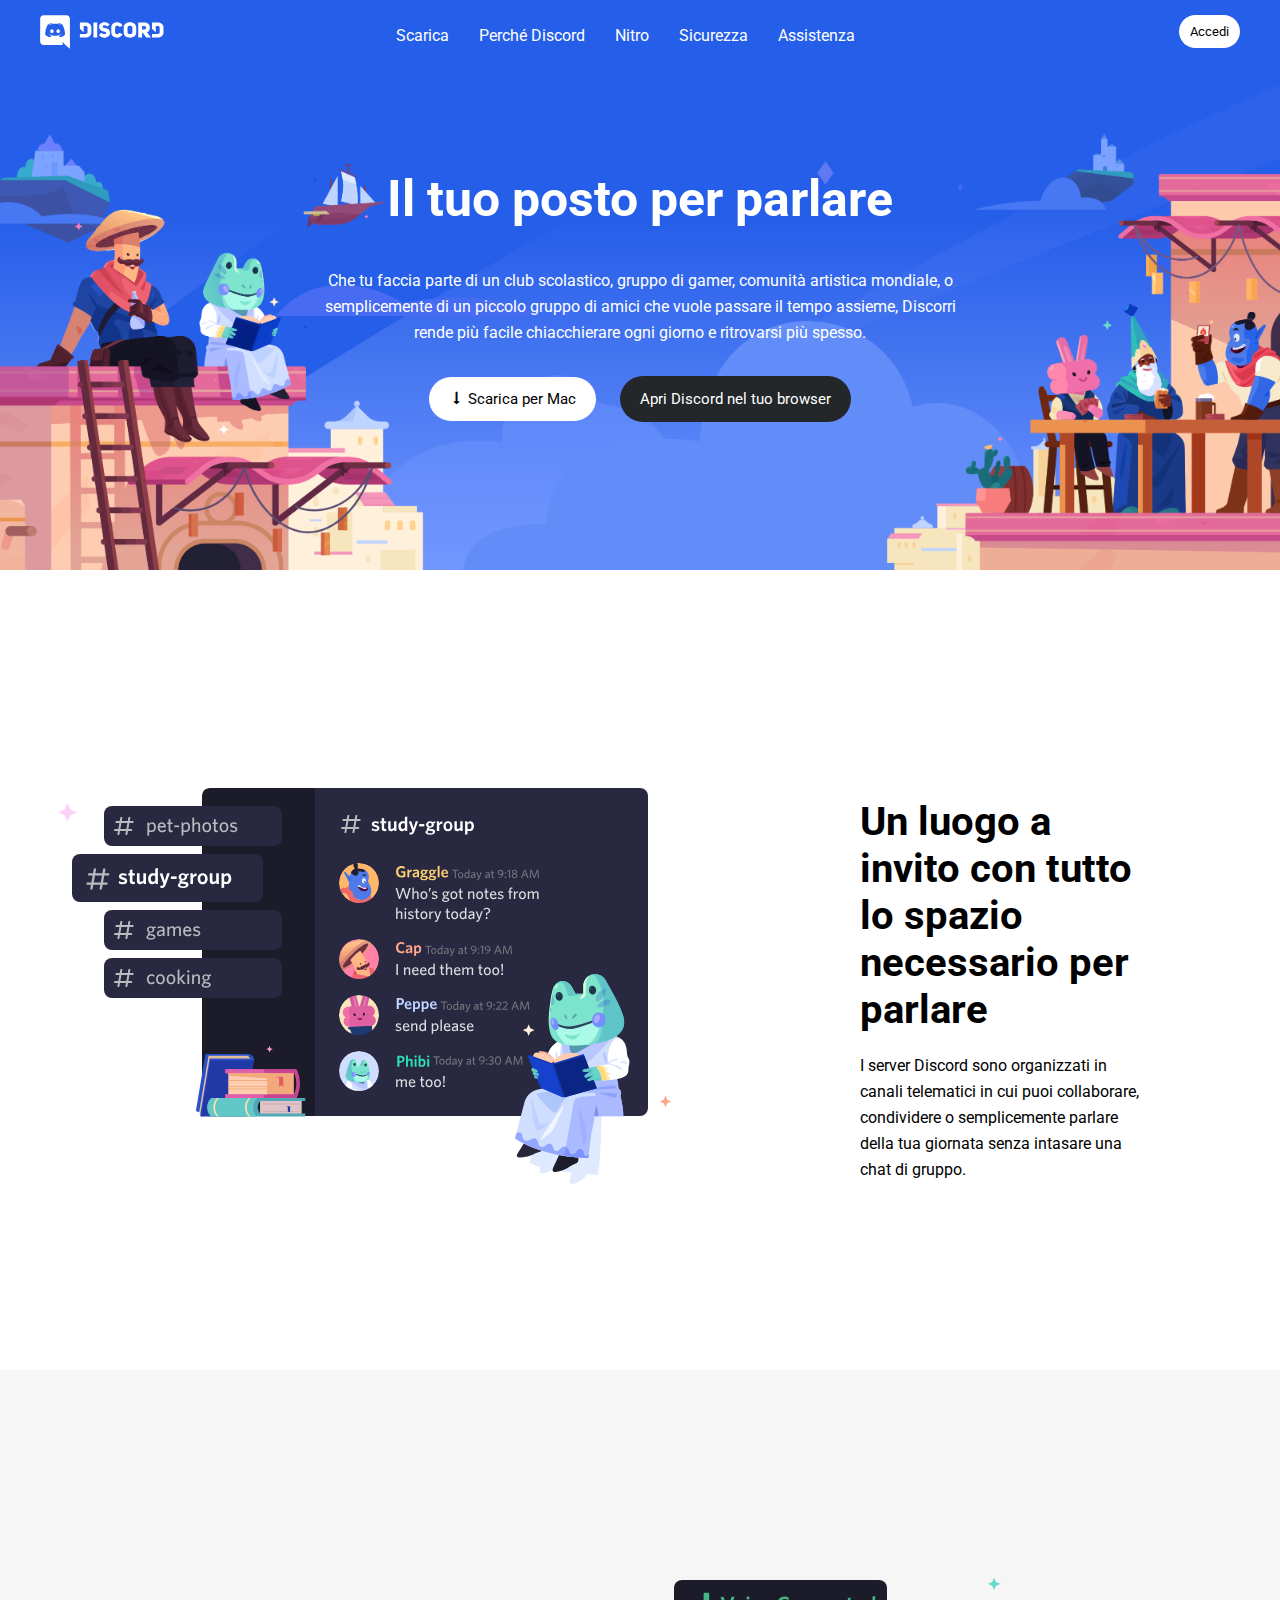
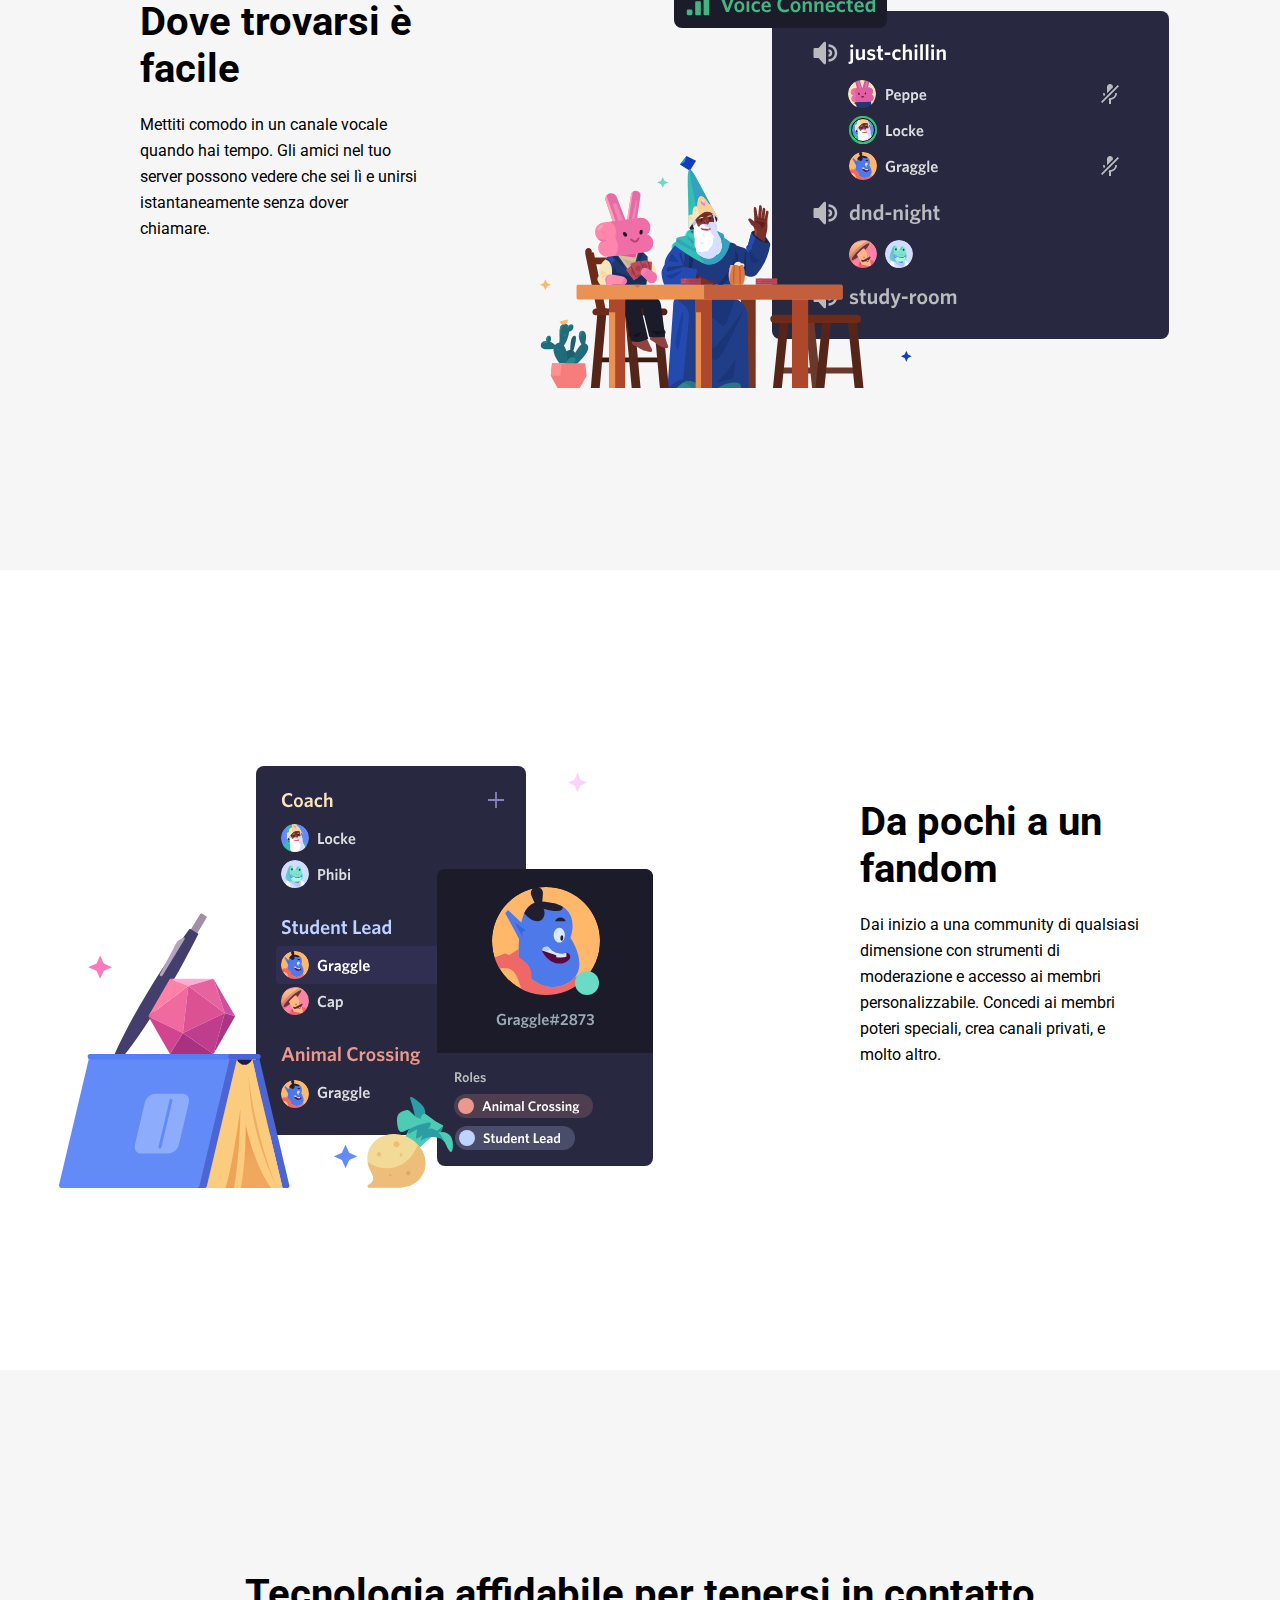
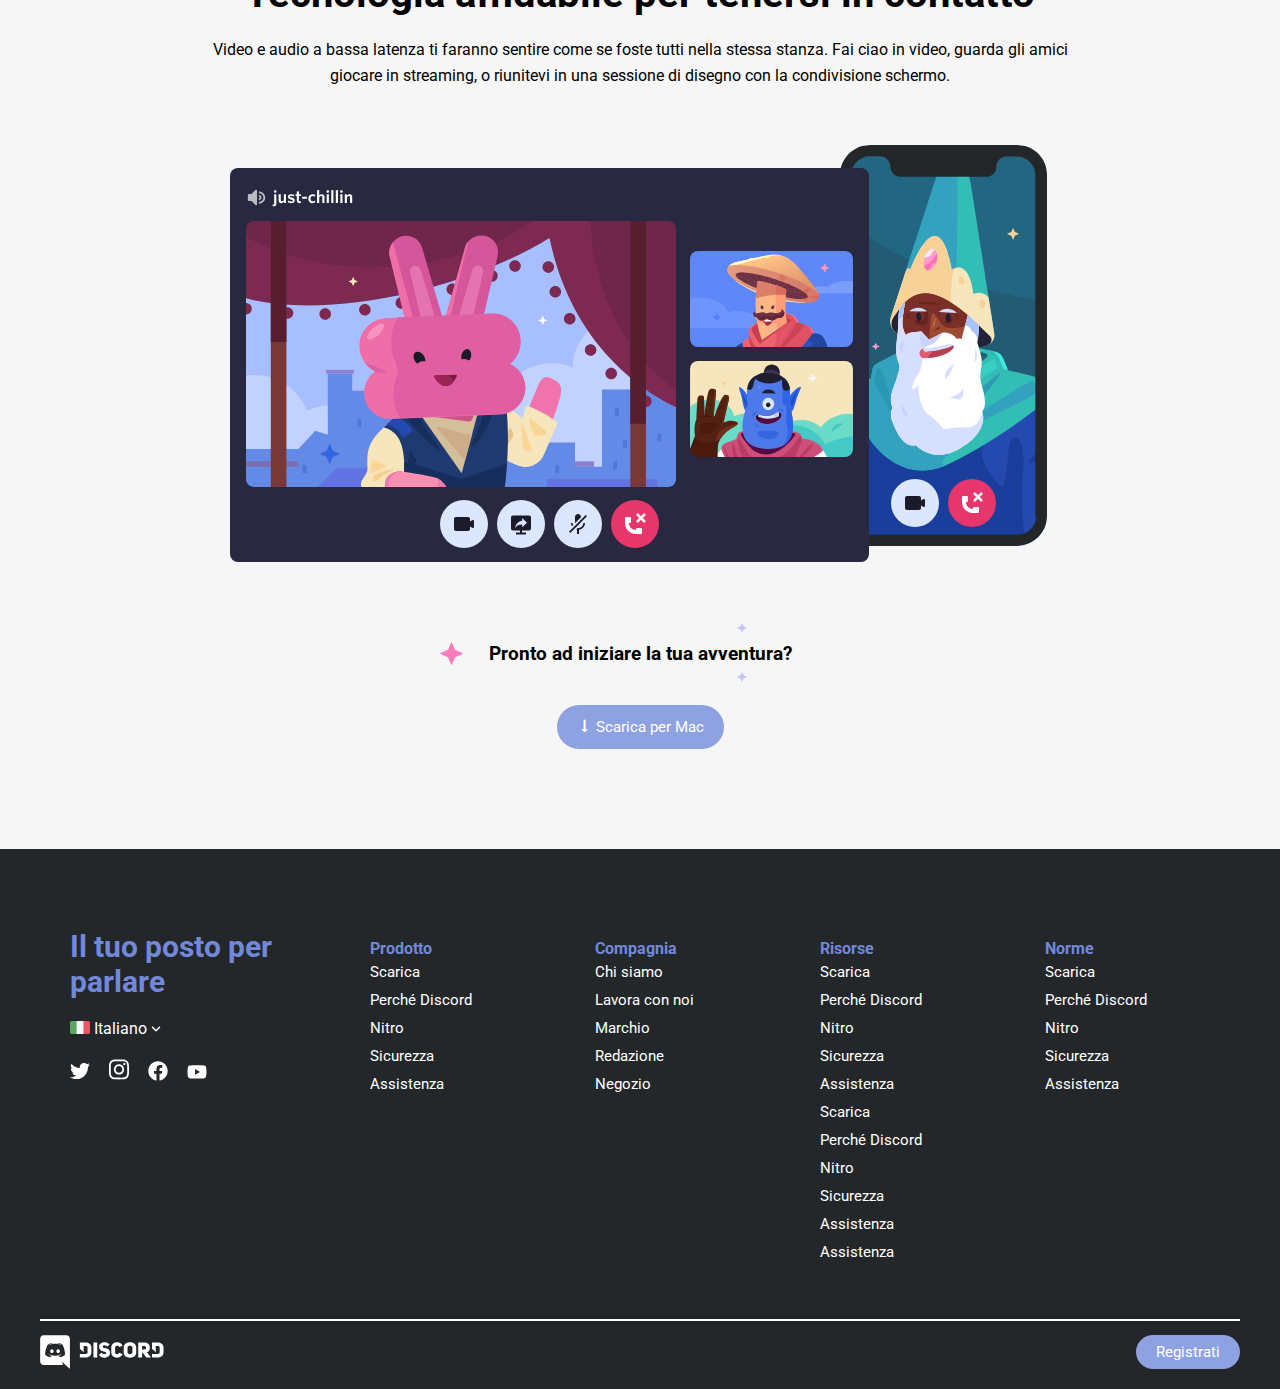
<file: index.html>
<!DOCTYPE html>
<html lang="en">
<head>
    <meta charset="UTF-8">
    <meta http-equiv="X-UA-Compatible" content="IE=edge">
    <meta name="viewport" content="width=device-width, initial-scale=1.0">
    <link rel="preconnect" href="https://fonts.googleapis.com">
    <link rel="preconnect" href="https://fonts.gstatic.com" crossorigin>
    <link href="https://fonts.googleapis.com/css2?family=Roboto:wght@300;500&display=swap" rel="stylesheet">
    <link rel="stylesheet" href="css/style.css" class="css">
    <title>Discord</title>
</head>

    <body class="">

        <!-- STRUTTURA HEADER -->
        <header>

            <div class="container-header container">

                <div class="logo">

                    <a href="#">
                    <img src="img/logo.svg" alt="logo">
                    </a>

                </div>

                <nav class="link">

                    <ul>

                        <li>
                            <a href="#">Scarica</a>
                        </li>
                        <li>
                            <a href="#">Perché Discord</a>
                        </li>
                        <li>
                            <a href="#">Nitro</a>
                        </li>
                        <li>
                            <a href="#">Sicurezza</a>
                        </li>
                        <li>
                            <a href="#">Assistenza</a>
                        </li>

                    </ul>

                </nav>

                <div class="login">

                    <button>Accedi</button>

                </div>

            </div>

        </header>

        <!-- STRUTTURA MAIN -->
        <main>

            <!-- FIRST SECTION -->
            <section class="first-section">

                <div class="first-container container">

                    <h1>Il tuo posto per parlare</h1>

                    <p>Che tu faccia parte di un club scolastico, gruppo di gamer, comunità artistica mondiale, o semplicemente di un piccolo gruppo di amici che vuole passare il tempo assieme, Discorri rende più facile chiacchierare ogni giorno e ritrovarsi più spesso. </p>

                    <button>	
                        &#129047; Scarica per Mac
                    </button>

                    <button id="open-discord">	
                        Apri Discord nel tuo browser
                    </button>

                </div>

            </section>

            <!-- SECOND SECTION -->
            <section class="second-section">

                <div class="general-container container">

                    <div class="big-container">

                        <img src="img/item1.svg" alt="">

                    </div>

                    <div class="small-container">

                        <h2>Un luogo a invito con tutto lo spazio necessario per parlare</h2>

                        <p>I server Discord sono organizzati in canali telematici in cui puoi collaborare, condividere o semplicemente parlare della tua giornata senza intasare una chat di gruppo. </p>

                    </div>

                </div>

            </section>

            <!-- THIRD SECTION -->
            <section class="third-section">

                <div class="general-container container">

                    <div class="small-container">

                        <h2>Dove trovarsi è facile</h2>

                        <p>Mettiti comodo in un canale vocale quando hai tempo. Gli amici nel tuo server possono vedere che sei lì e unirsi istantaneamente senza dover chiamare. </p>

                    </div>
                    
                    <div class="big-container">

                        <img src="img/item2.svg" alt="">

                    </div>

                </div>

            </section>

            <!-- FOURTH SECTION -->
            <section class="fourth-section">

                <div class="general-container container">

                    <div class="big-container">

                        <img src="img/item3.svg" alt="">

                    </div>

                    <div class="small-container">

                        <h2>Da pochi a un fandom</h2>

                        <p>Dai inizio a una community di qualsiasi dimensione con strumenti di moderazione e accesso ai membri personalizzabile. Concedi ai membri poteri speciali, crea canali privati, e molto altro. </p>

                    </div>

                </div>

            </section>

            <!-- FIFTH SECTION -->
            <section class="fifth-section">

                <div class="fifth-container container">

                    <h2>Tecnologia affidabile per tenersi in contatto</h2>

                    <p>Video e audio a bassa latenza ti faranno sentire come se foste tutti nella stessa stanza. Fai ciao in video, guarda gli amici giocare in streaming, o riunitevi in una sessione di disegno con la condivisione schermo. </p>
                    
                    <img src="img/item4-big.svg" alt="">

                    <div class="title-container">

                        <h3>Pronto ad iniziare la tua avventura?</h3>

                    </div>

                    <button>	
                        &#129047; Scarica per Mac
                    </button>

                </div>

            </section>

            <!-- LAST SECTION -->
            <section class="last-section">

                <div class="last-container container">

                    <div class="last-big-container">

                        <h4>Il tuo posto per parlare</h4>

                        <img src="img/ita.png" alt="">

                        <span>Italiano <svg id="arrow-lang" xmlns="http://www.w3.org/2000/svg" viewBox="0 0 448 512"><path d="M201.4 374.6c12.5 12.5 32.8 12.5 45.3 0l160-160c12.5-12.5 12.5-32.8 0-45.3s-32.8-12.5-45.3 0L224 306.7 86.6 169.4c-12.5-12.5-32.8-12.5-45.3 0s-12.5 32.8 0 45.3l160 160z"/></svg></span>

                        <div class="icon-social">

                            <a href="#">
                            <svg xmlns="http://www.w3.org/2000/svg" viewBox="0 0 512 512"><path d="M459.37 151.716c.325 4.548.325 9.097.325 13.645 0 138.72-105.583 298.558-298.558 298.558-59.452 0-114.68-17.219-161.137-47.106 8.447.974 16.568 1.299 25.34 1.299 49.055 0 94.213-16.568 130.274-44.832-46.132-.975-84.792-31.188-98.112-72.772 6.498.974 12.995 1.624 19.818 1.624 9.421 0 18.843-1.3 27.614-3.573-48.081-9.747-84.143-51.98-84.143-102.985v-1.299c13.969 7.797 30.214 12.67 47.431 13.319-28.264-18.843-46.781-51.005-46.781-87.391 0-19.492 5.197-37.36 14.294-52.954 51.655 63.675 129.3 105.258 216.365 109.807-1.624-7.797-2.599-15.918-2.599-24.04 0-57.828 46.782-104.934 104.934-104.934 30.213 0 57.502 12.67 76.67 33.137 23.715-4.548 46.456-13.32 66.599-25.34-7.798 24.366-24.366 44.833-46.132 57.827 21.117-2.273 41.584-8.122 60.426-16.243-14.292 20.791-32.161 39.308-52.628 54.253z"/></svg>
                            </a>

                            <a href="#">
                            <svg xmlns="http://www.w3.org/2000/svg" viewBox="0 0 448 512"><path d="M224.1 141c-63.6 0-114.9 51.3-114.9 114.9s51.3 114.9 114.9 114.9S339 319.5 339 255.9 287.7 141 224.1 141zm0 189.6c-41.1 0-74.7-33.5-74.7-74.7s33.5-74.7 74.7-74.7 74.7 33.5 74.7 74.7-33.6 74.7-74.7 74.7zm146.4-194.3c0 14.9-12 26.8-26.8 26.8-14.9 0-26.8-12-26.8-26.8s12-26.8 26.8-26.8 26.8 12 26.8 26.8zm76.1 27.2c-1.7-35.9-9.9-67.7-36.2-93.9-26.2-26.2-58-34.4-93.9-36.2-37-2.1-147.9-2.1-184.9 0-35.8 1.7-67.6 9.9-93.9 36.1s-34.4 58-36.2 93.9c-2.1 37-2.1 147.9 0 184.9 1.7 35.9 9.9 67.7 36.2 93.9s58 34.4 93.9 36.2c37 2.1 147.9 2.1 184.9 0 35.9-1.7 67.7-9.9 93.9-36.2 26.2-26.2 34.4-58 36.2-93.9 2.1-37 2.1-147.8 0-184.8zM398.8 388c-7.8 19.6-22.9 34.7-42.6 42.6-29.5 11.7-99.5 9-132.1 9s-102.7 2.6-132.1-9c-19.6-7.8-34.7-22.9-42.6-42.6-11.7-29.5-9-99.5-9-132.1s-2.6-102.7 9-132.1c7.8-19.6 22.9-34.7 42.6-42.6 29.5-11.7 99.5-9 132.1-9s102.7-2.6 132.1 9c19.6 7.8 34.7 22.9 42.6 42.6 11.7 29.5 9 99.5 9 132.1s2.7 102.7-9 132.1z"/></svg>
                            </a>

                            <a href="#">
                            <svg xmlns="http://www.w3.org/2000/svg" viewBox="0 0 512 512"><path d="M504 256C504 119 393 8 256 8S8 119 8 256c0 123.78 90.69 226.38 209.25 245V327.69h-63V256h63v-54.64c0-62.15 37-96.48 93.67-96.48 27.14 0 55.52 4.84 55.52 4.84v61h-31.28c-30.8 0-40.41 19.12-40.41 38.73V256h68.78l-11 71.69h-57.78V501C413.31 482.38 504 379.78 504 256z"/></svg>
                            </a>

                            <a href="">
                            <svg xmlns="http://www.w3.org/2000/svg" viewBox="0 0 576 512"><path d="M549.655 124.083c-6.281-23.65-24.787-42.276-48.284-48.597C458.781 64 288 64 288 64S117.22 64 74.629 75.486c-23.497 6.322-42.003 24.947-48.284 48.597-11.412 42.867-11.412 132.305-11.412 132.305s0 89.438 11.412 132.305c6.281 23.65 24.787 41.5 48.284 47.821C117.22 448 288 448 288 448s170.78 0 213.371-11.486c23.497-6.321 42.003-24.171 48.284-47.821 11.412-42.867 11.412-132.305 11.412-132.305s0-89.438-11.412-132.305zm-317.51 213.508V175.185l142.739 81.205-142.739 81.201z"/></svg>
                            </a>

                        </div>

                    </div>

                    <div class="last-small-container">

                        <h5>Prodotto</h5>

                        <a href="#">Scarica</a>
                        <a href="#">Perché Discord</a>
                        <a href="#">Nitro</a>
                        <a href="#">Sicurezza</a>
                        <a href="#">Assistenza</a>

                    </div>

                    <div class="last-small-container">

                        <h5>Compagnia</h5>

                        <a href="#">Chi siamo</a>
                        <a href="#">Lavora con noi</a>
                        <a href="#">Marchio</a>
                        <a href="#">Redazione</a>
                        <a href="#">Negozio</a>
                        
                    </div>

                    <div class="last-small-container">

                        <h5>Risorse</h5>

                        <a href="#">Scarica</a>
                        <a href="#">Perché Discord</a>
                        <a href="#">Nitro</a>
                        <a href="#">Sicurezza</a>
                        <a href="#">Assistenza</a>
                        <a href="#">Scarica</a>
                        <a href="#">Perché Discord</a>
                        <a href="#">Nitro</a>
                        <a href="#">Sicurezza</a>
                        <a href="#">Assistenza</a>
                        <a href="#">Assistenza</a>

                        
                    </div>

                    <div class="last-small-container">

                        <h5>Norme</h5>

                        <a href="#">Scarica</a>
                        <a href="#">Perché Discord</a>
                        <a href="#">Nitro</a>
                        <a href="#">Sicurezza</a>
                        <a href="#">Assistenza</a>
                        
                    </div>

                </div>

            </section>

        </main>

        <!-- STRUTTURA FOOTER -->
        <footer>

            <div class="footer-container container">

                <div class="content-footer">

                    <img src="img/logo.svg" alt="">

                </div>

                <div class="content-footer">

                    <button>	
                        Registrati
                    </button>

                </div>
                
            </div>

        </footer>
        
    </body>
    
</html>
</file>
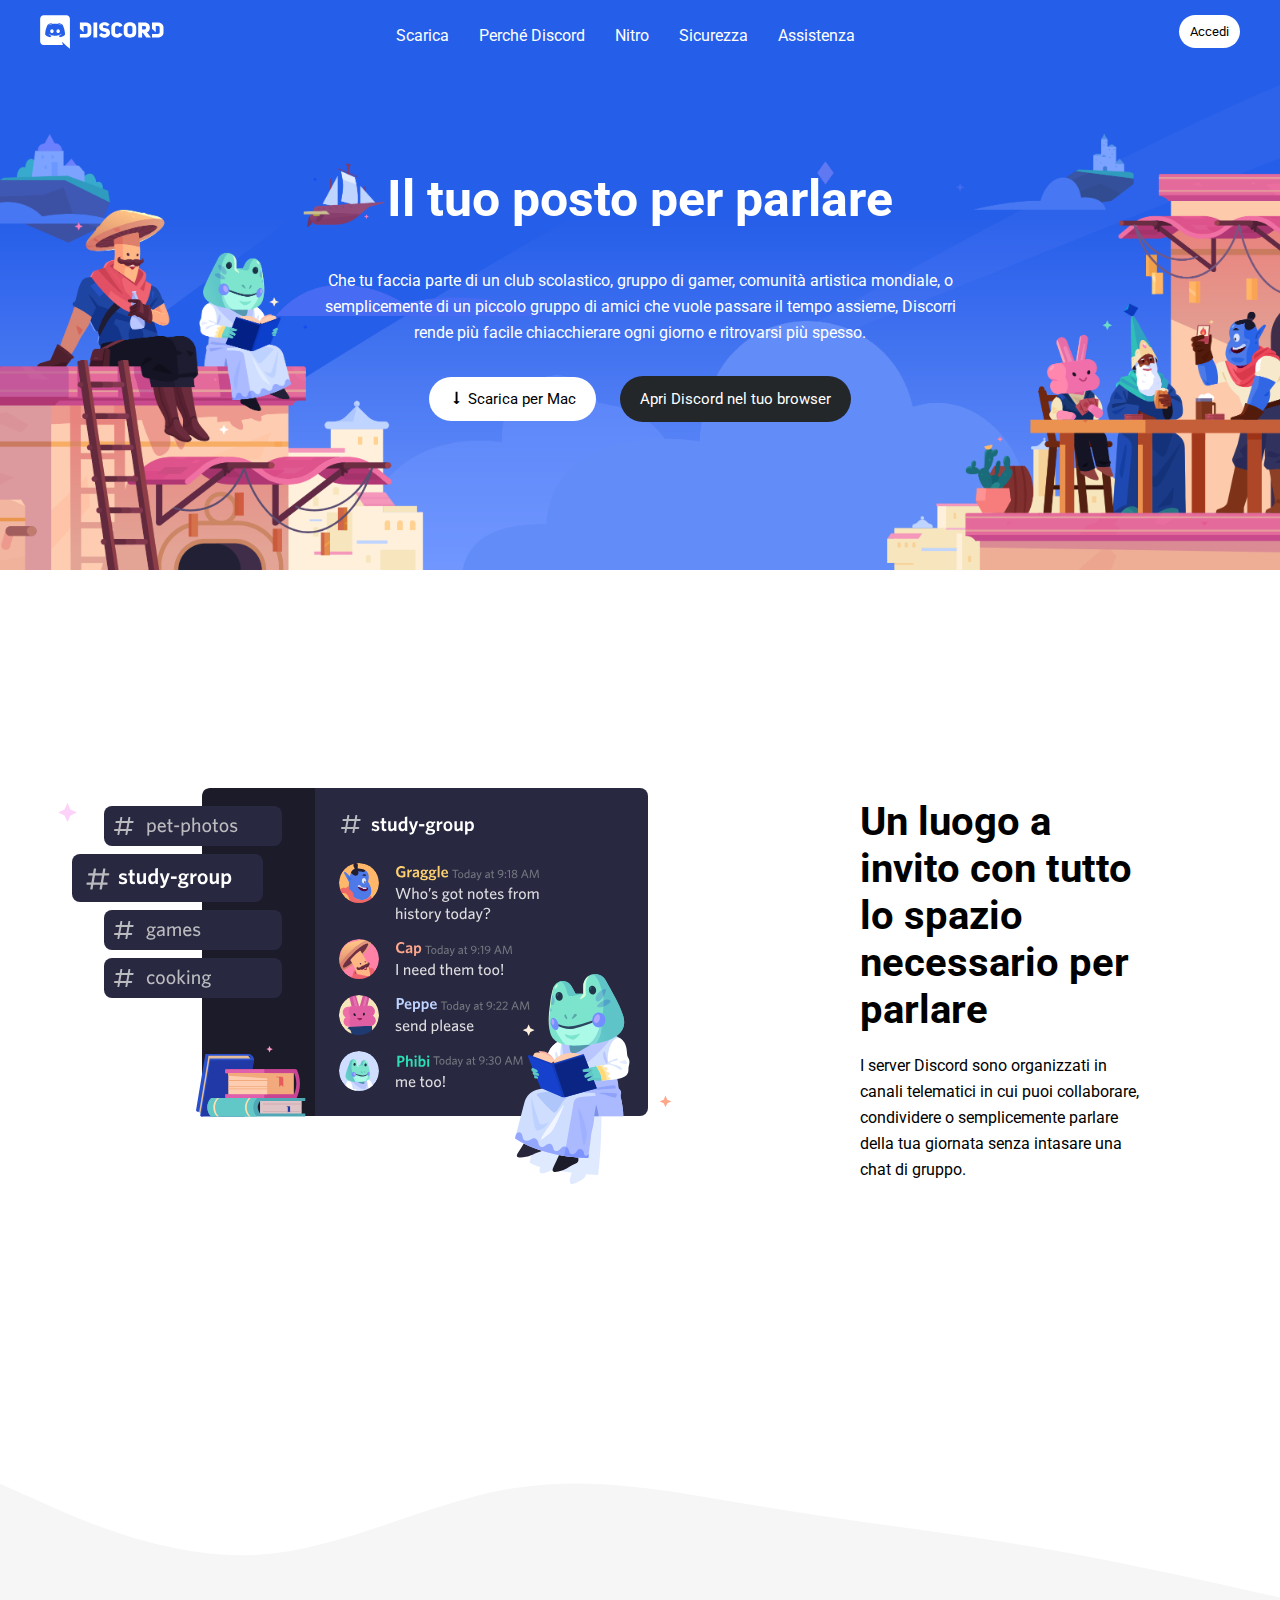
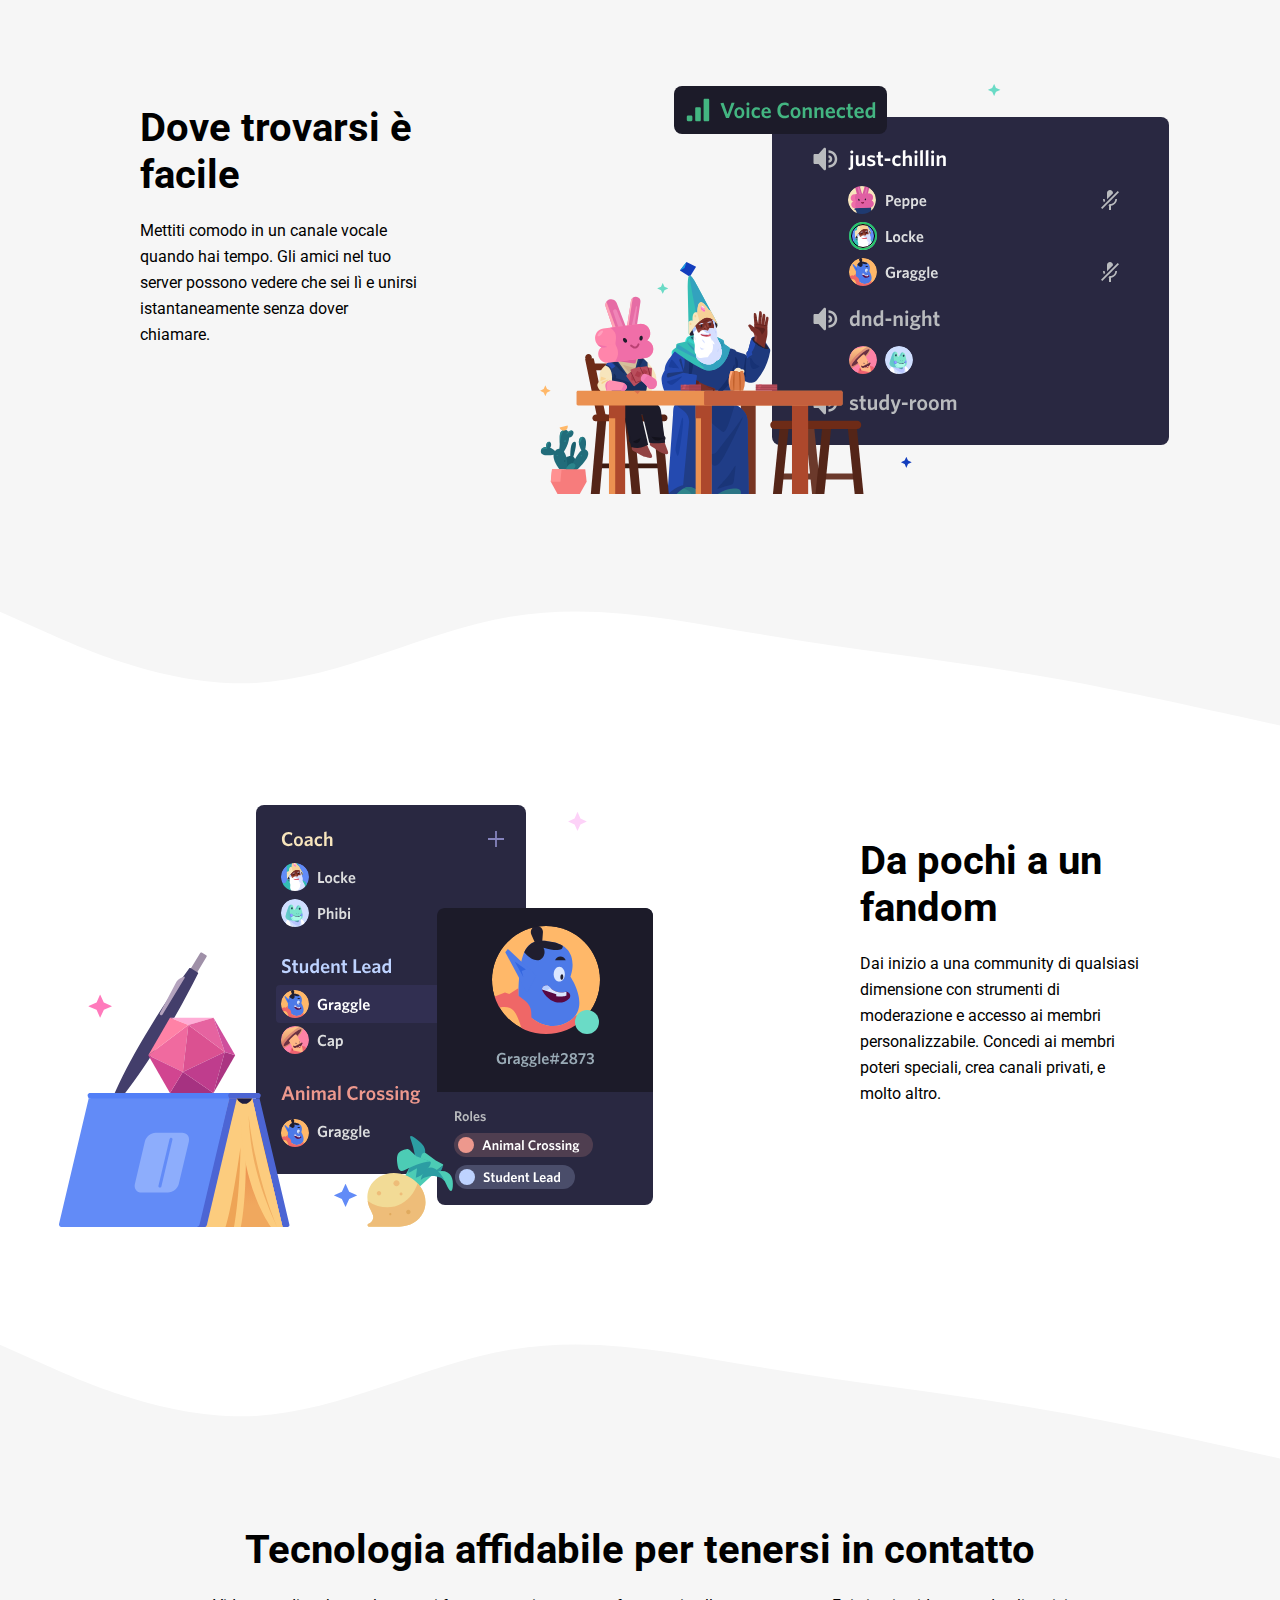
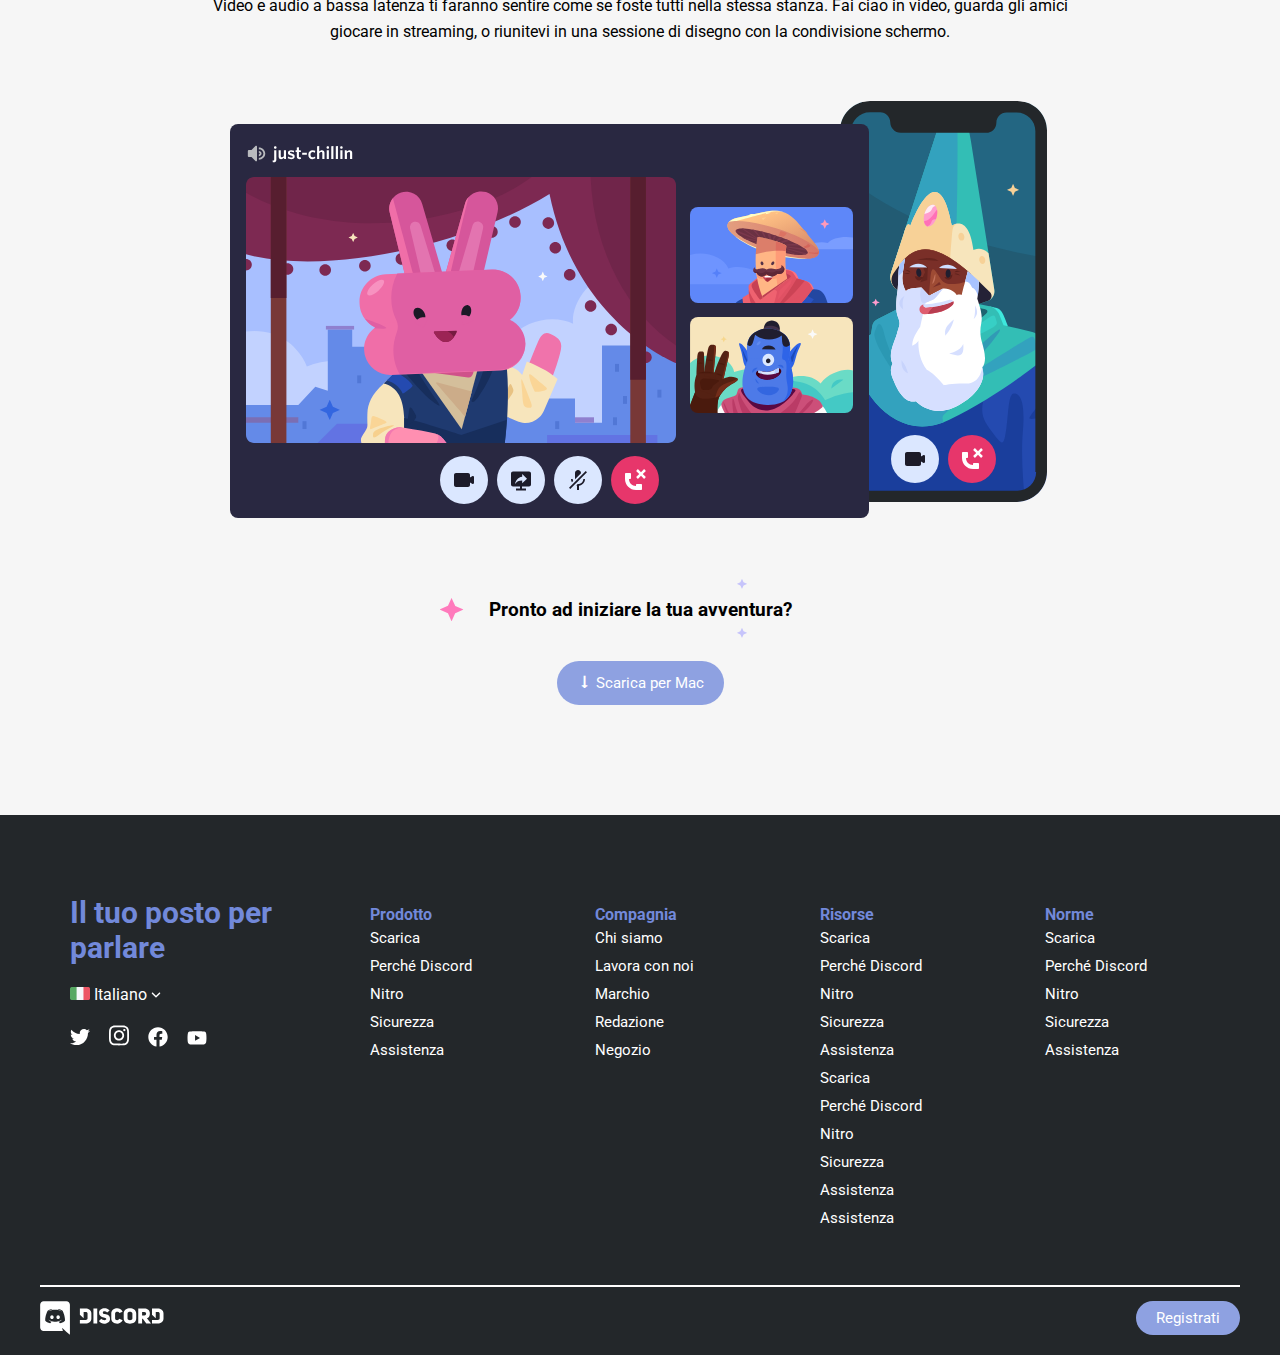
<file: Bonus/bonusindex.html>
<!DOCTYPE html>
<html lang="en">
<head>
    <meta charset="UTF-8">
    <meta http-equiv="X-UA-Compatible" content="IE=edge">
    <meta name="viewport" content="width=device-width, initial-scale=1.0">
    <link rel="preconnect" href="https://fonts.googleapis.com">
    <link rel="preconnect" href="https://fonts.gstatic.com" crossorigin>
    <link href="https://fonts.googleapis.com/css2?family=Roboto:wght@300;500&display=swap" rel="stylesheet">
    <link rel="stylesheet" href="bonusstyle.css" class="css">
    <title>Discord</title>
</head>

    <body>

        <!-- STRUTTURA HEADER -->
        <header>

            <div class="container-header container">

                <div class="logo">

                    <a href="#">
                    <img src="../img/logo.svg" alt="logo">
                    </a>

                </div>

                <nav class="link">

                    <ul>

                        <li>
                            <a href="scarica.html">Scarica</a>
                        </li>
                        <li>
                            <a href="#">Perché Discord</a>
                        </li>
                        <li>
                            <a href="#">Nitro</a>
                        </li>
                        <li>
                            <a href="#">Sicurezza</a>
                        </li>
                        <li>
                            <a href="#">Assistenza</a>
                        </li>

                    </ul>

                </nav>

                <div class="login">

                    <button>Accedi</button>

                </div>

            </div>

        </header>

        <!-- STRUTTURA MAIN -->
        <main>

            <!-- FIRST SECTION -->
            <section class="first-section">

                <div class="first-container container">

                    <h1>Il tuo posto per parlare</h1>

                    <p>Che tu faccia parte di un club scolastico, gruppo di gamer, comunità artistica mondiale, o semplicemente di un piccolo gruppo di amici che vuole passare il tempo assieme, Discorri rende più facile chiacchierare ogni giorno e ritrovarsi più spesso. </p>

                    <button>	
                        &#129047; Scarica per Mac
                    </button>

                    <button id="open-discord">	
                        Apri Discord nel tuo browser
                    </button>

                </div>

            </section>

            <!-- SECOND SECTION -->
            <section class="second-section">

                <div class="general-container container">

                    <div class="big-container">

                        <img src="../img/item1.svg" alt="">

                    </div>

                    <div class="small-container">

                        <h2>Un luogo a invito con tutto lo spazio necessario per parlare</h2>

                        <p>I server Discord sono organizzati in canali telematici in cui puoi collaborare, condividere o semplicemente parlare della tua giornata senza intasare una chat di gruppo. </p>

                    </div>

                </div>

            </section>

            <!-- THIRD SECTION -->

            <!-- WAVE -->
            <svg xmlns="http://www.w3.org/2000/svg" viewBox="0 0 1440 320"><path fill="#f6f6f6" fill-opacity="1" d="M0,128L48,149.3C96,171,192,213,288,208C384,203,480,149,576,133.3C672,117,768,139,864,154.7C960,171,1056,181,1152,197.3C1248,213,1344,235,1392,245.3L1440,256L1440,320L1392,320C1344,320,1248,320,1152,320C1056,320,960,320,864,320C768,320,672,320,576,320C480,320,384,320,288,320C192,320,96,320,48,320L0,320Z"></path></svg>
            
            <section class="third-section">

                <div class="general-container container">

                    <div class="small-container">

                        <h2>Dove trovarsi è facile</h2>

                        <p>Mettiti comodo in un canale vocale quando hai tempo. Gli amici nel tuo server possono vedere che sei lì e unirsi istantaneamente senza dover chiamare. </p>

                    </div>
                    
                    <div class="big-container">

                        <img src="../img/item2.svg" alt="">

                    </div>

                </div>

            </section>

            <!-- WAVE -->
            <svg xmlns="http://www.w3.org/2000/svg" viewBox="0 0 1440 320"><path fill="#f6f6f6" fill-opacity="1" d="M0,128L48,149.3C96,171,192,213,288,208C384,203,480,149,576,133.3C672,117,768,139,864,154.7C960,171,1056,181,1152,197.3C1248,213,1344,235,1392,245.3L1440,256L1440,0L1392,0C1344,0,1248,0,1152,0C1056,0,960,0,864,0C768,0,672,0,576,0C480,0,384,0,288,0C192,0,96,0,48,0L0,0Z"></path></svg>

            <!-- FOURTH SECTION -->
            <section class="fourth-section">

                <div class="general-container container">

                    <div class="big-container">

                        <img src="../img/item3.svg" alt="">

                    </div>

                    <div class="small-container">

                        <h2>Da pochi a un fandom</h2>

                        <p>Dai inizio a una community di qualsiasi dimensione con strumenti di moderazione e accesso ai membri personalizzabile. Concedi ai membri poteri speciali, crea canali privati, e molto altro. </p>

                    </div>

                </div>

            </section>

            <!-- FIFTH SECTION -->

            <!-- WAVE -->
            <svg xmlns="http://www.w3.org/2000/svg" viewBox="0 0 1440 320"><path fill="#f6f6f6" fill-opacity="1" d="M0,128L48,149.3C96,171,192,213,288,208C384,203,480,149,576,133.3C672,117,768,139,864,154.7C960,171,1056,181,1152,197.3C1248,213,1344,235,1392,245.3L1440,256L1440,320L1392,320C1344,320,1248,320,1152,320C1056,320,960,320,864,320C768,320,672,320,576,320C480,320,384,320,288,320C192,320,96,320,48,320L0,320Z"></path></svg>

            <section class="fifth-section">

                <div class="fifth-container container">

                    <h2>Tecnologia affidabile per tenersi in contatto</h2>

                    <p>Video e audio a bassa latenza ti faranno sentire come se foste tutti nella stessa stanza. Fai ciao in video, guarda gli amici giocare in streaming, o riunitevi in una sessione di disegno con la condivisione schermo. </p>
                    
                    <img src="../img/item4-big.svg" alt="">

                    <div class="title-container">

                        <h3>Pronto ad iniziare la tua avventura?</h3>

                    </div>

                    <button>	
                        &#129047; Scarica per Mac
                    </button>

                </div>

            </section>

            <!-- LAST SECTION -->
            <section class="last-section">

                <div class="last-container container">

                    <div class="last-big-container">

                        <h4>Il tuo posto per parlare</h4>

                        <img src="../img/ita.png" alt="">

                        <span>Italiano <svg id="arrow-lang" xmlns="http://www.w3.org/2000/svg" viewBox="0 0 448 512"><path d="M201.4 374.6c12.5 12.5 32.8 12.5 45.3 0l160-160c12.5-12.5 12.5-32.8 0-45.3s-32.8-12.5-45.3 0L224 306.7 86.6 169.4c-12.5-12.5-32.8-12.5-45.3 0s-12.5 32.8 0 45.3l160 160z"/></svg></span>

                        <div class="icon-social">

                            <a href="#">
                            <svg xmlns="http://www.w3.org/2000/svg" viewBox="0 0 512 512"><path d="M459.37 151.716c.325 4.548.325 9.097.325 13.645 0 138.72-105.583 298.558-298.558 298.558-59.452 0-114.68-17.219-161.137-47.106 8.447.974 16.568 1.299 25.34 1.299 49.055 0 94.213-16.568 130.274-44.832-46.132-.975-84.792-31.188-98.112-72.772 6.498.974 12.995 1.624 19.818 1.624 9.421 0 18.843-1.3 27.614-3.573-48.081-9.747-84.143-51.98-84.143-102.985v-1.299c13.969 7.797 30.214 12.67 47.431 13.319-28.264-18.843-46.781-51.005-46.781-87.391 0-19.492 5.197-37.36 14.294-52.954 51.655 63.675 129.3 105.258 216.365 109.807-1.624-7.797-2.599-15.918-2.599-24.04 0-57.828 46.782-104.934 104.934-104.934 30.213 0 57.502 12.67 76.67 33.137 23.715-4.548 46.456-13.32 66.599-25.34-7.798 24.366-24.366 44.833-46.132 57.827 21.117-2.273 41.584-8.122 60.426-16.243-14.292 20.791-32.161 39.308-52.628 54.253z"/></svg>
                            </a>

                            <a href="#">
                            <svg xmlns="http://www.w3.org/2000/svg" viewBox="0 0 448 512"><path d="M224.1 141c-63.6 0-114.9 51.3-114.9 114.9s51.3 114.9 114.9 114.9S339 319.5 339 255.9 287.7 141 224.1 141zm0 189.6c-41.1 0-74.7-33.5-74.7-74.7s33.5-74.7 74.7-74.7 74.7 33.5 74.7 74.7-33.6 74.7-74.7 74.7zm146.4-194.3c0 14.9-12 26.8-26.8 26.8-14.9 0-26.8-12-26.8-26.8s12-26.8 26.8-26.8 26.8 12 26.8 26.8zm76.1 27.2c-1.7-35.9-9.9-67.7-36.2-93.9-26.2-26.2-58-34.4-93.9-36.2-37-2.1-147.9-2.1-184.9 0-35.8 1.7-67.6 9.9-93.9 36.1s-34.4 58-36.2 93.9c-2.1 37-2.1 147.9 0 184.9 1.7 35.9 9.9 67.7 36.2 93.9s58 34.4 93.9 36.2c37 2.1 147.9 2.1 184.9 0 35.9-1.7 67.7-9.9 93.9-36.2 26.2-26.2 34.4-58 36.2-93.9 2.1-37 2.1-147.8 0-184.8zM398.8 388c-7.8 19.6-22.9 34.7-42.6 42.6-29.5 11.7-99.5 9-132.1 9s-102.7 2.6-132.1-9c-19.6-7.8-34.7-22.9-42.6-42.6-11.7-29.5-9-99.5-9-132.1s-2.6-102.7 9-132.1c7.8-19.6 22.9-34.7 42.6-42.6 29.5-11.7 99.5-9 132.1-9s102.7-2.6 132.1 9c19.6 7.8 34.7 22.9 42.6 42.6 11.7 29.5 9 99.5 9 132.1s2.7 102.7-9 132.1z"/></svg>
                            </a>

                            <a href="#">
                            <svg xmlns="http://www.w3.org/2000/svg" viewBox="0 0 512 512"><path d="M504 256C504 119 393 8 256 8S8 119 8 256c0 123.78 90.69 226.38 209.25 245V327.69h-63V256h63v-54.64c0-62.15 37-96.48 93.67-96.48 27.14 0 55.52 4.84 55.52 4.84v61h-31.28c-30.8 0-40.41 19.12-40.41 38.73V256h68.78l-11 71.69h-57.78V501C413.31 482.38 504 379.78 504 256z"/></svg>
                            </a>

                            <a href="">
                            <svg xmlns="http://www.w3.org/2000/svg" viewBox="0 0 576 512"><path d="M549.655 124.083c-6.281-23.65-24.787-42.276-48.284-48.597C458.781 64 288 64 288 64S117.22 64 74.629 75.486c-23.497 6.322-42.003 24.947-48.284 48.597-11.412 42.867-11.412 132.305-11.412 132.305s0 89.438 11.412 132.305c6.281 23.65 24.787 41.5 48.284 47.821C117.22 448 288 448 288 448s170.78 0 213.371-11.486c23.497-6.321 42.003-24.171 48.284-47.821 11.412-42.867 11.412-132.305 11.412-132.305s0-89.438-11.412-132.305zm-317.51 213.508V175.185l142.739 81.205-142.739 81.201z"/></svg>
                            </a>

                        </div>

                    </div>

                    <div class="last-small-container">

                        <h5>Prodotto</h5>

                        <a href="#">Scarica</a>
                        <a href="#">Perché Discord</a>
                        <a href="#">Nitro</a>
                        <a href="#">Sicurezza</a>
                        <a href="#">Assistenza</a>

                    </div>

                    <div class="last-small-container">

                        <h5>Compagnia</h5>

                        <a href="#">Chi siamo</a>
                        <a href="#">Lavora con noi</a>
                        <a href="#">Marchio</a>
                        <a href="#">Redazione</a>
                        <a href="#">Negozio</a>
                        
                    </div>

                    <div class="last-small-container">

                        <h5>Risorse</h5>

                        <a href="#">Scarica</a>
                        <a href="#">Perché Discord</a>
                        <a href="#">Nitro</a>
                        <a href="#">Sicurezza</a>
                        <a href="#">Assistenza</a>
                        <a href="#">Scarica</a>
                        <a href="#">Perché Discord</a>
                        <a href="#">Nitro</a>
                        <a href="#">Sicurezza</a>
                        <a href="#">Assistenza</a>
                        <a href="#">Assistenza</a>

                        
                    </div>

                    <div class="last-small-container">

                        <h5>Norme</h5>

                        <a href="#">Scarica</a>
                        <a href="#">Perché Discord</a>
                        <a href="#">Nitro</a>
                        <a href="#">Sicurezza</a>
                        <a href="#">Assistenza</a>
                        
                    </div>

                </div>

            </section>

        </main>

        <!-- STRUTTURA FOOTER -->
        <footer>

            <div class="footer-container container">

                <div class="content-footer">

                    <a href="#">
                    <img src="../img/logo.svg" alt="">
                    </a>

                </div>

                <div class="content-footer">

                    <button>	
                        Registrati
                    </button>

                </div>
                
            </div>

        </footer>
        
    </body>
    
</html>
</file>
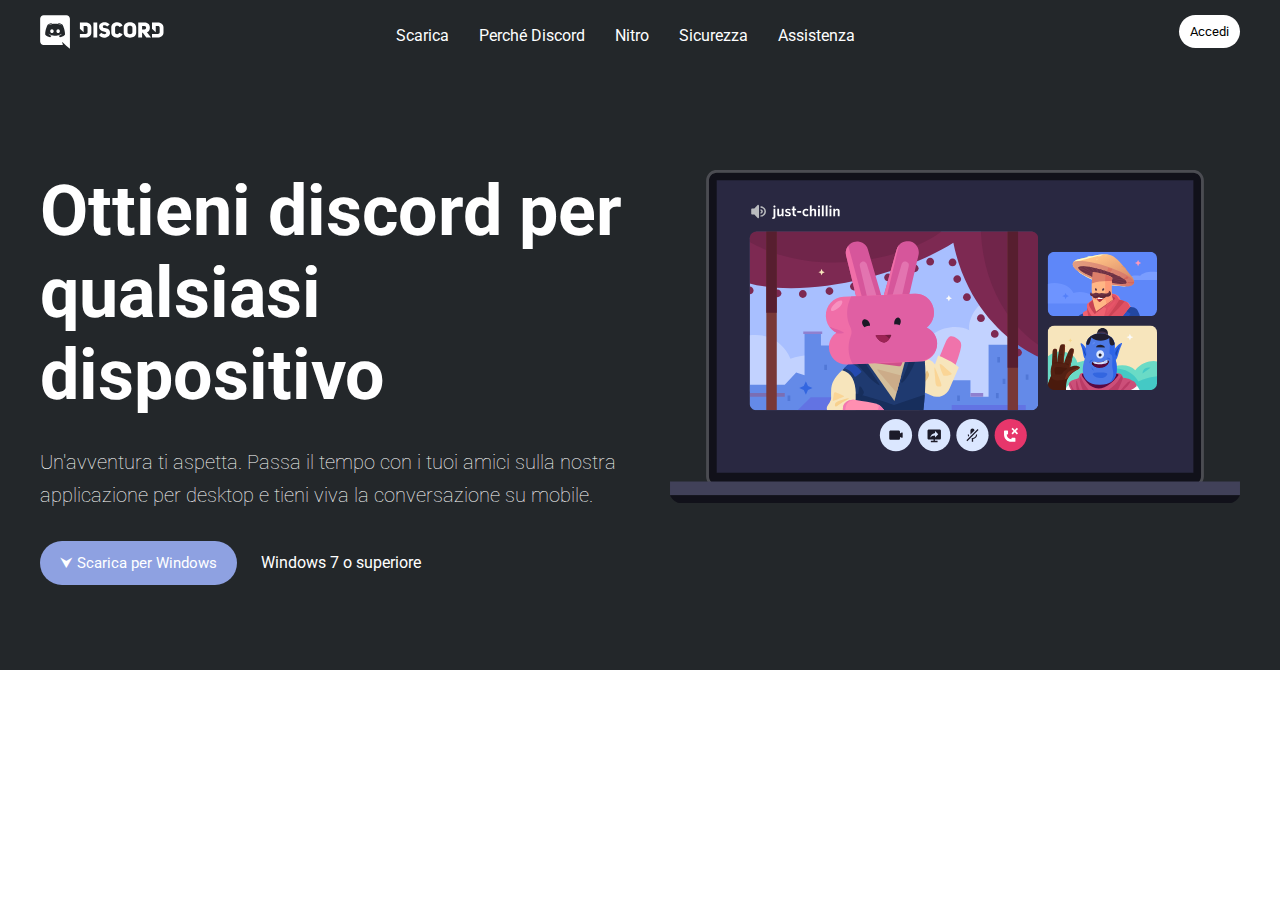
<file: Bonus/scarica.html>
<!DOCTYPE html>
<html lang="en">
<head>
    <meta charset="UTF-8">
    <meta http-equiv="X-UA-Compatible" content="IE=edge">
    <meta name="viewport" content="width=device-width, initial-scale=1.0">
    <link rel="preconnect" href="https://fonts.googleapis.com">
    <link rel="preconnect" href="https://fonts.gstatic.com" crossorigin>
    <link href="https://fonts.googleapis.com/css2?family=Roboto:wght@300;500&display=swap" rel="stylesheet">
    <link rel="stylesheet" href="scarica.css" class="css">
    <title>Discord</title>
</head>
    <body>
        
        <!-- STRUTTURA HEADER -->

        <header>

            <div class="container-header container">

                <div class="logo">

                    <a href="bonusindex.html">
                    <img src="../img/logo.svg" alt="logo">
                    </a>

                </div>

                <nav class="link">

                    <ul>

                        <li>
                            <a href="#">Scarica</a>
                        </li>
                        <li>
                            <a href="#">Perché Discord</a>
                        </li>
                        <li>
                            <a href="#">Nitro</a>
                        </li>
                        <li>
                            <a href="#">Sicurezza</a>
                        </li>
                        <li>
                            <a href="#">Assistenza</a>
                        </li>

                    </ul>

                </nav>

                <div class="login">

                    <button>Accedi</button>

                </div>

            </div>

        </header>

        <main>

            <!-- FIRST SECTION -->
            <section class="first-section">

                <div class="first-container">

                    <div class="first-section-text">

                        <h1>Ottieni discord per qualsiasi dispositivo</h1>

                        <p>Un'avventura ti aspetta. Passa il tempo con i tuoi amici sulla nostra applicazione per desktop e tieni viva la conversazione su mobile.</p>

                        <button>
                            &#11167; Scarica per Windows
                        </button>

                        <span>Windows 7 o superiore</span>

                    </div>

                    <div class="first-section-img">

                        <img src="img-bonus/img-main1.svg" alt="">

                    </div>

                </div>

            </section>

        </main>

    </body>
</html>
</file>
<file: css/style.css>
/* RESET */
* {
    margin: 0;
    padding: 0;
    box-sizing: border-box;
}

/*  FONTS */
* {
    font-family: 'Roboto', sans-serif;
}

/* REGOLE GENERALI */
.container {
    max-width: 1200px;
    margin: 0 auto;
}

p {
    line-height: 1.625
}

a {
    text-decoration: none;
}

button {
    cursor: pointer;
}

/* --- STRUTTURA HEADER --- */

header {
    min-height: 70px;
    background-color: #255EE9;
}

.container-header {
    min-height: 70px;
    display: flex;
    align-items: center;
}

.logo, .login {
    width: 25%;
    height: 40px;
}

.logo {
    text-align: left;
}

.link {
    width: 75%;
    height: 40px;
    display: flex;
    align-items: center;
    justify-content: center;
}

.link ul {
    display: flex;
    list-style-type: none;
}

.container-header .link a {
    margin-right: 30px;
    color: #fdfeff;
}

.login {
    text-align: right;
}

.login > button {
    padding: 9px 11px;
    border-radius: 20px;
    background-color: #ffffff;
    border-style: none;
}

/* --- STRUTTURA MAIN --- */

/* CONTAINER SECTION INTERNI */
.general-container {
    width: 1200px;
    min-height: 400px;
    display: flex;
}

.big-container {
    width: 60%;
    height: 100%;
}

.small-container {
    width: 40%;
    height: 100%;
    padding: 50px 100px 0;
}

.small-container h2 {
    font-size: 40px;
    margin-bottom: 20px;
}

/*  FIRST SECTION */
.first-section {
    min-height: 500px;
    display: flex;
    align-items: center;
    background-image: url(../img/jumbo.png);
    background-size: cover;
}

.first-container {
    width: 650px;
    height: 400px;
    text-align: center;
    padding: 50px 0 0 0;
}

.first-container h1 {
    color: #ffffff;
    font-size: 50px;
    margin-bottom: 40px;
}

.first-container p {
    color: #ffffff;
    margin-bottom: 30px;
}

.first-container button {
    padding: 13px 20px;
    border-radius: 33px;
    background-color: #ffffff;
    border-style: none;
    font-size: 15px;
}

.first-container #open-discord {
    padding: 14px 20px;
    color: #ffffff;
    background-color: #23272a;
    margin-left: 20px;
}

/*  SECOND SECTION */
.second-section {
    min-height: 800px;
    display: flex;
    align-items: center;
}


/*  THIRD SECTION */
.third-section {
    min-height: 800px;
    display: flex;
    align-items: center;
    background-color: #f6f6f6;
}

/*  FOURTH SECTION */
.fourth-section {
    min-height: 800px;
    display: flex;
    align-items: center;
}

/*  FIFTH SECTION */
.fifth-section {
    min-height: 900px;
    display: flex;
    align-items: center;
    background-color: #f6f6f6;
}

.fifth-container {
    width: 1200px;
    min-height: 500px;
    padding: 200px 150px 0;
    text-align: center;
}

.fifth-container h2 {
    font-size: 40px;
    margin-bottom: 20px;
}

.fifth-container .title-container {
    width: 400px;
    margin: 0 auto;
    padding: 20px;
    background-image: url(../img/stars.svg);
}

.fifth-container button {
    margin: 20px 0 100px 0;
    padding: 13px 20px;
    border-radius: 33px;
    color: #ffffff;
    background-color: #8ea1e1;
    border-style: none;
    font-size: 15px;
}

/* LAST SECTION */
.last-section {
    min-height: 450px;
    background-color: #23272a;
}

.last-container {
    width: 1200px;
    min-height: 300px;
    display: flex;
}

.last-big-container {
    width: 25%;
    height: 100%;
    margin-top: 10px;
    padding: 70px 0 0 30px;
}

.last-big-container h4 {
    font-size: 30px;
    margin-bottom: 20px;
    color: #7289da;
}

.last-big-container img {
    width: 20px;
}

.last-big-container span {
    color: #ffffff;
}

.last-big-container #arrow-lang {
    width: 10px;
}

.last-big-container .icon-social {
    margin: 20px 0;
}

.last-big-container .icon-social svg{
    width: 20px;
    margin-right: 15px;
}

.last-big-container svg path {
    fill: white;
}

.last-small-container {
    display: flex;
    flex-direction: column;
    width: 18.75%;
    height: 100%;
    margin-top: 10px;
    padding: 80px 0 0 30px;
}

.last-small-container h5 {
    font-size: 16px;
    color: #7289da;
}

.last-small-container a {
    color: #ffffff;
    margin: 5px 0;
    font-size: 15px;
}

/* --- STRUTTURA FOOTER --- */
footer {
    min-height: 90px;
    display: flex;
    align-items: flex-end;
    background-color: #23272a;
}

.footer-container {
    width: 1200px;
    min-height: 70px;
    background-color: #23272a;
    border-top: 2px solid #ffffff;
    display: flex;
    align-items: center;
    justify-content: space-between;
}

.content-footer {
    min-width: 80px;
    height: 40px;
}

.content-footer button {
    padding: 8px 20px;
    border-radius: 33px;
    color: #ffffff;
    background-color: #8ea1e1;
    border-style: none;
    font-size: 15px;
}










/* DEBUG */

/* --- DEBUG - HEADER --- */
.debug header {
    background-color: #add8e6;
}

.debug .logo {
    background-color: #daa520;
    border: 2px dashed black; 
}

.debug .link {
    background-color: #daa520;
    border: 2px dashed black;    
}

.debug .login {
    background-color: #daa520;
    border: 2px dashed black; 
}

/* --- DEBUG - MAIN --- */
/* FIRST SECTION */
.debug .first-section {
    background-color: #00008b;
}

.debug .first-container {
    border: 2px dashed black;
    background-color: #ee82ee;
}

/* SECOND SECTION */
.debug .second-section {
    background-color: #ffffff;
}

.debug .big-container {
    background-color: #1e90ff;
    border: 2px dashed black; 
}

.debug .small-container {
    background-color: #ffc0cb;
    border: 2px dashed black; 
}

/* THIRD SECTION */
.debug .third-section {
    background-color: #d3d3d3;
}

/* FOURTH SECTION */
.debug .fourth-section {
    background-color: #ffffff;
}

/* FIFTH SECTION */
.debug .fifth-section {
    background-color: #d3d3d3;
}

.debug .fifth-container {
    background-color: #228b22;
    border: 2px dashed black; 
}

/* LAST-SECTION */
.debug .last-section {
    background-color: #23272a;
}

.debug .last-big-container{
    background-color: #f08080;
    border: 2px dashed black; 
}

.debug .last-small-container {
    background-color: #20b2aa;
    border: 2px dashed black; 
}

/* --- DEBUG - FOOTER --- */
.debug footer {
    background-color: #23272a;
}

.debug .footer-container {
    background-color: #7fffd4;
}

.debug .content-footer {
    background-color: #ffb6c1;
    border: 2px dashed black; 
}
</file>
<file: Bonus/bonusstyle.css>
/* RESET */
* {
    margin: 0;
    padding: 0;
    box-sizing: border-box;
}

/*  FONTS */
* {
    font-family: 'Roboto', sans-serif;
}

/* REGOLE GENERALI */
.container {
    max-width: 1200px;
    margin: 0 auto;
}

p {
    line-height: 1.625
}

a {
    text-decoration: none;
}

button {
    cursor: pointer;
}

/* --- STRUTTURA HEADER --- */

header {
    min-height: 70px;
    background-color: #255EE9;
}

.container-header {
    min-height: 70px;
    display: flex;
    align-items: center;
}

.logo, .login {
    width: 25%;
    height: 40px;
}

.logo {
    text-align: left;
}

.link {
    width: 75%;
    height: 40px;
    display: flex;
    align-items: center;
    justify-content: center;
}

.link ul {
    display: flex;
    list-style-type: none;
}

.link ul li a:hover {
    text-decoration: underline;
}

.container-header .link a {
    margin-right: 30px;
    color: #fdfeff;
}

.login {
    text-align: right;
}

.login > button {
    padding: 9px 11px;
    border-radius: 20px;
    background-color: #ffffff;
    border-style: none;
}

.login > button:hover {
    padding: 9px 11px;
    border-radius: 20px;
    background-color: #23272a;
    border-style: none;
    color: #ffffff;
}

/* --- STRUTTURA MAIN --- */

/* CONTAINER SECTION INTERNI */
.general-container {
    width: 1200px;
    min-height: 400px;
    display: flex;
}

.big-container {
    width: 60%;
    height: 100%;
}

.small-container {
    width: 40%;
    height: 100%;
    padding: 50px 100px 0;
}

.small-container h2 {
    font-size: 40px;
    margin-bottom: 20px;
}

/*  FIRST SECTION */
.first-section {
    min-height: 500px;
    display: flex;
    align-items: center;
    background-image: url(../img/jumbo.png);
    background-size: cover;
}

.first-container {
    width: 650px;
    height: 400px;
    text-align: center;
    padding: 50px 0 0 0;
}

.first-container h1 {
    color: #ffffff;
    font-size: 50px;
    margin-bottom: 40px;
}

.first-container p {
    color: #ffffff;
    margin-bottom: 30px;
}

.first-container button {
    padding: 13px 20px;
    border-radius: 33px;
    background-color: #ffffff;
    border-style: none;
    font-size: 15px;
}

.first-container #open-discord {
    padding: 14px 20px;
    color: #ffffff;
    background-color: #23272a;
    margin-left: 20px;
}

.first-container button:hover {
    padding: 13px 20px;
    border-radius: 33px;
    border-style: none;
    font-size: 15px;
    box-shadow: 0px 15px 15px 2px rgba(0,0,0,0.66);
    color: #8ea1e1;
}

.first-container #open-discord:hover {
    padding: 13px 20px;
    border-radius: 33px;
    border-style: none;
    font-size: 15px;
    box-shadow: 0px 15px 15px 2px rgba(0,0,0,0.66);
    color: #8ea1e1;
}

/*  SECOND SECTION */
.second-section {
    min-height: 800px;
    display: flex;
    align-items: center;
}

/*  THIRD SECTION */
.third-section {
    margin-top: -4px;
    min-height: 300px;
    display: flex;
    align-items: center;
    background-color: #f6f6f6;
}

/*  FOURTH SECTION */
.fourth-section {
    min-height: 300px;
    display: flex;
    align-items: center;
}

/*  FIFTH SECTION */
.fifth-section {
    margin-top: -4px;
    min-height: 900px;
    display: flex;
    align-items: center;
    background-color: #f6f6f6;
}

.fifth-container {
    width: 1200px;
    min-height: 500px;
    padding: 0px 150px 0;
    text-align: center;
}

.fifth-container h2 {
    font-size: 40px;
    margin-bottom: 20px;
}

.fifth-container .title-container {
    width: 400px;
    margin: 0 auto;
    padding: 20px;
    background-image: url(../img/stars.svg);
}

.fifth-container button {
    margin: 20px 0 100px 0;
    padding: 13px 20px;
    border-radius: 33px;
    color: #ffffff;
    background-color: #8ea1e1;
    border-style: none;
    font-size: 15px;
}

.fifth-container button:hover {
    margin: 20px 0 100px 0;
    padding: 10px 20px;
    border-radius: 33px;
    color: #8ea1e1;
    background-color: #f6f6f6;
    border: 3px solid #8ea1e1; 
    font-size: 15px;
    box-shadow: 0px 15px 15px 2px rgba(0,0,0,0.66);
}

/* LAST SECTION */
.last-section {
    min-height: 450px;
    background-color: #23272a;
}

.last-container {
    width: 1200px;
    min-height: 300px;
    display: flex;
}

.last-big-container {
    width: 25%;
    height: 100%;
    margin-top: 10px;
    padding: 70px 0 0 30px;
}

.last-big-container h4 {
    font-size: 30px;
    margin-bottom: 20px;
    color: #7289da;
}

.last-big-container img {
    width: 20px;
}

.last-big-container span {
    color: #ffffff;
}

.last-big-container #arrow-lang {
    width: 10px;
}

.last-big-container .icon-social {
    margin: 20px 0;
}

.last-big-container .icon-social svg{
    width: 20px;
    margin-right: 15px;
}

.last-big-container svg path {
    fill: white;
}

.last-small-container {
    display: flex;
    flex-direction: column;
    width: 18.75%;
    height: 100%;
    margin-top: 10px;
    padding: 80px 0 0 30px;
}

.last-small-container h5 {
    font-size: 16px;
    color: #7289da;
}

.last-small-container a {
    color: #ffffff;
    margin: 5px 0;
    font-size: 15px;
}

.last-small-container a:hover {
    color: #ffffff;
    margin: 5px 0;
    font-size: 15px;
    text-decoration: underline;
}

/* --- STRUTTURA FOOTER --- */
footer {
    min-height: 90px;
    display: flex;
    align-items: flex-end;
    background-color: #23272a;
}

.footer-container {
    width: 1200px;
    min-height: 70px;
    background-color: #23272a;
    border-top: 2px solid #ffffff;
    display: flex;
    align-items: center;
    justify-content: space-between;
}

.content-footer {
    min-width: 80px;
    height: 40px;
}

.content-footer button {
    padding: 8px 20px;
    border-radius: 33px;
    color: #ffffff;
    background-color: #8ea1e1;
    border-style: none;
    font-size: 15px;
}

.content-footer button:hover {
    padding: 8px 20px;
    border-radius: 33px;
    color: #8ea1e1;
    background-color: #ffffff;
    border-style: none;
    font-size: 15px;
}
</file>
<file: Bonus/scarica.css>
/* RESET */
* {
    margin: 0;
    padding: 0;
    box-sizing: border-box;
}

/*  FONTS */
* {
    font-family: 'Roboto', sans-serif;
}

/* REGOLE GENERALI */
.container {
    max-width: 1200px;
    margin: 0 auto;
}

p {
    line-height: 1.625
}

a {
    text-decoration: none;
}

button {
    cursor: pointer;
}

/* --- STRUTTURA HEADER --- */

header {
    min-height: 70px;
    background-color: #23272a;
}

.container-header {
    min-height: 70px;
    display: flex;
    align-items: center;
}

.logo, .login {
    width: 25%;
    height: 40px;
}

.logo {
    text-align: left;
}

.link {
    width: 75%;
    height: 40px;
    display: flex;
    align-items: center;
    justify-content: center;
}

.link ul {
    display: flex;
    list-style-type: none;
}

.link ul li a:hover {
    text-decoration: underline;
}

.container-header .link a {
    margin-right: 30px;
    color: #fdfeff;
}

.login {
    text-align: right;
}

.login > button {
    padding: 9px 11px;
    border-radius: 20px;
    background-color: #ffffff;
    border-style: none;
}

.login > button:hover {
    padding: 9px 11px;
    border-radius: 20px;
    background-color: #8ea1e1;
    border-style: none;
    color: #ffffff;
}

/* MAIN */

/*--- FIRST SECTION ---*/

.first-section {
    height: 600px;
    background-color: #23272a;
}

.first-container {
    width: 1200px;
    margin: 0 auto;
    display: flex;
}

.first-section-text {
    width: 50%;
    height: 100%;
    padding: 100px 0 0 0;
}

.first-section-text h1 {
    font-size: 70px;
    color: #ffffff;
}

.first-section-text p {
    font-size: 20px;
    font-weight: 100;
    margin: 30px 0;
    color: #ffffff;
}

.first-section-text button {
    padding: 13px 20px;
    border-radius: 33px;
    background-color: #8ea1e1;
    border-style: none;
    font-size: 15px;
    color: #ffffff;
    margin-right: 20px;
}

.first-section-text button:hover {
    padding: 10px 17px;
    border-radius: 33px;
    border-style: none;
    font-size: 15px;
    margin-right: 20px;
    color: #8ea1e1;
    background-color: #f6f6f6;
    border: 3px solid #8ea1e1; 
}

.first-section-text span {
    color: #ffffff;
}

.first-section-img {
    width: 50%;
    padding: 100px 0 0 30px;
}

.first-section-img img {
    width: 100%;
}
</file>
